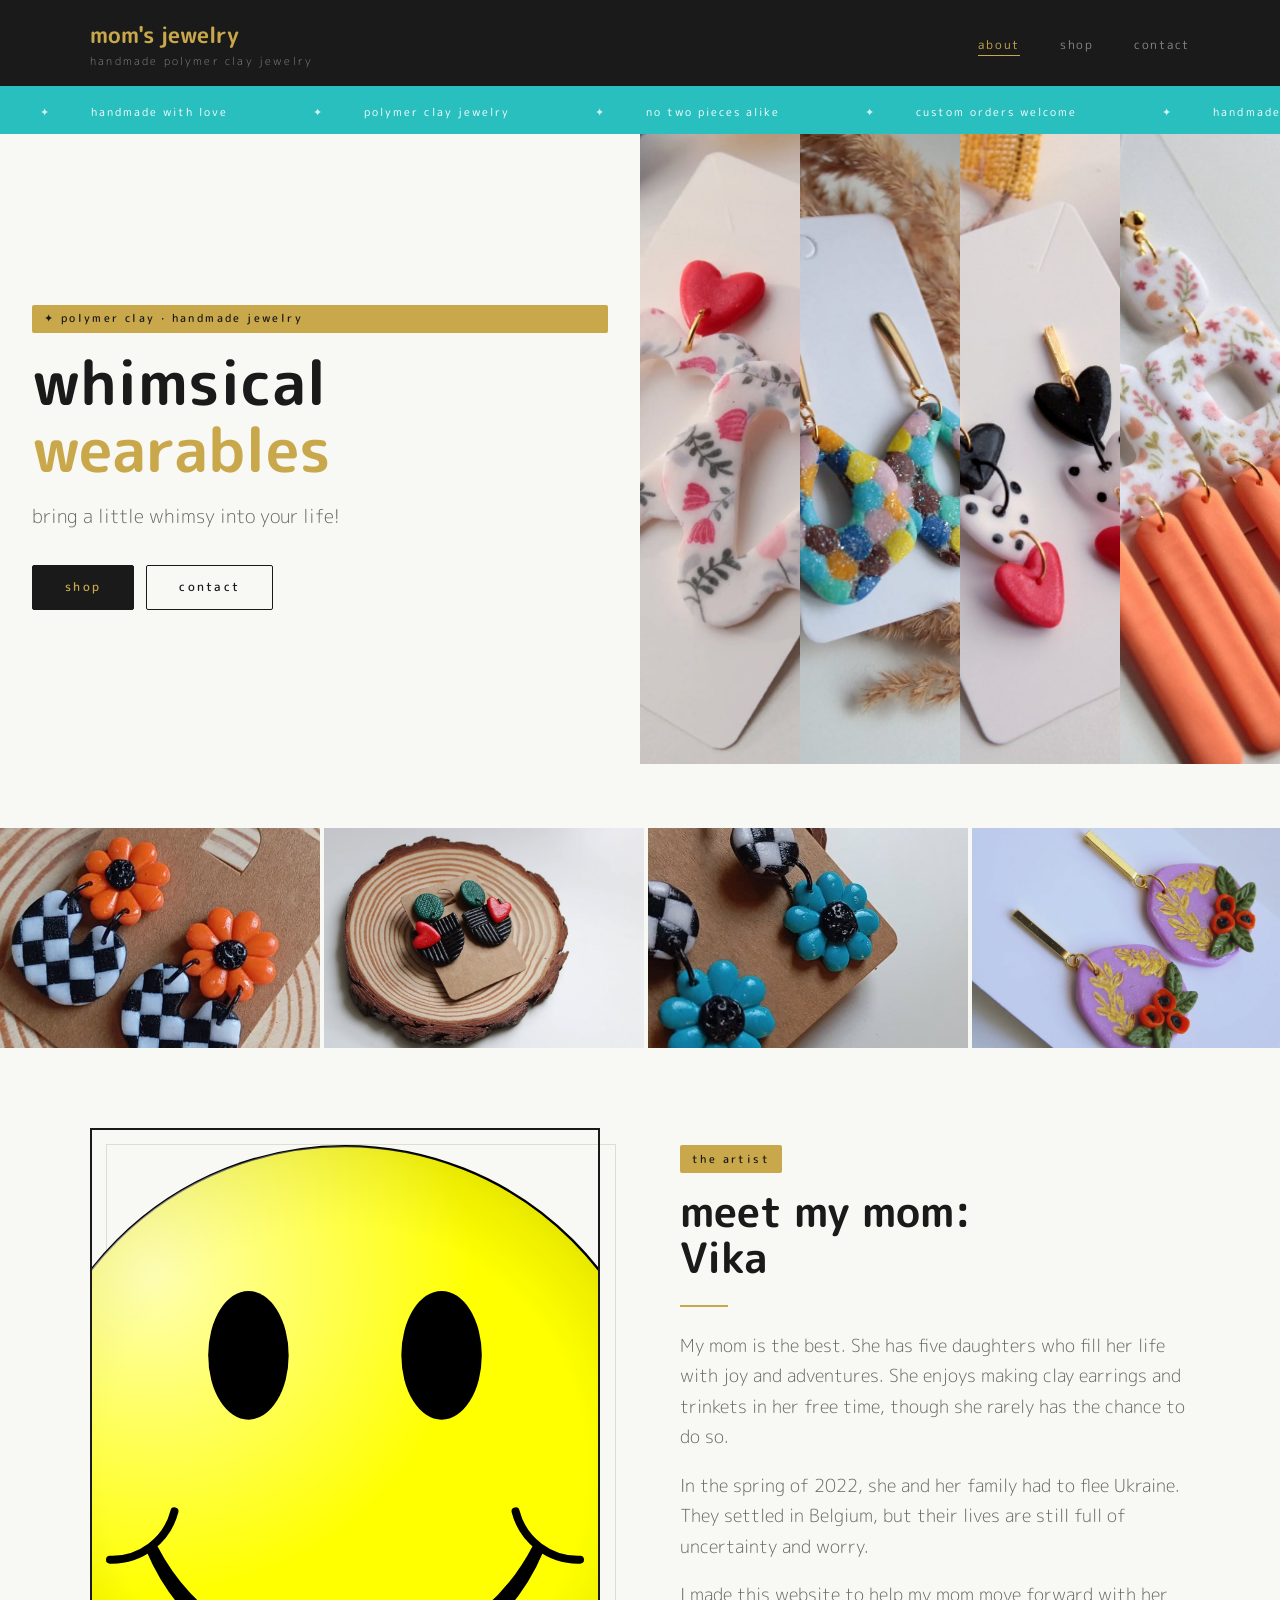
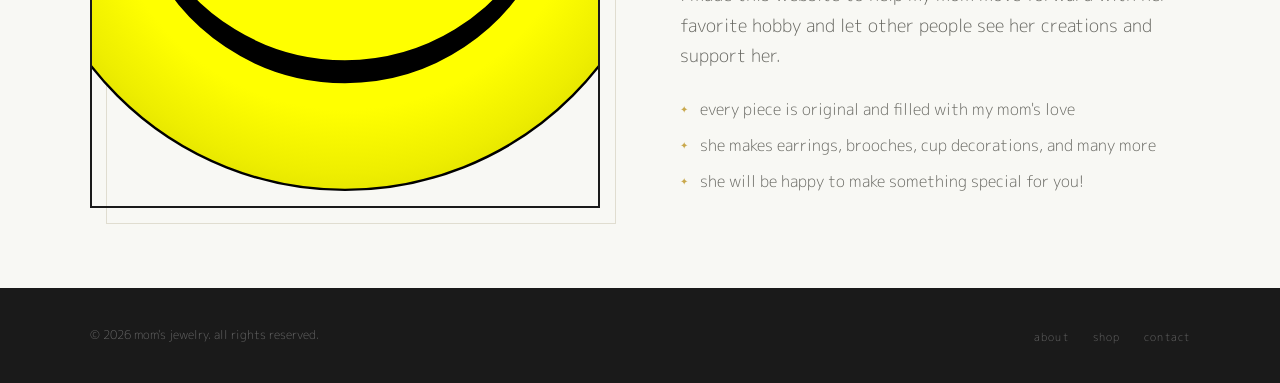
<file: index.html>
<!DOCTYPE html>
<html lang="en">
<head>
  <meta charset="UTF-8" />
  <meta name="viewport" content="width=device-width, initial-scale=1.0" />
  <title>mom's jewelry — handmade polymer jewelry</title>
  <meta name="description" content="this brings my mother great joy" />
  <link rel="stylesheet" href="css/style.css" />
</head>
<body>

  <!-- ═══════════════════════════════════════
       NAVIGATION
  ═══════════════════════════════════════ -->
  <nav>
    <div class="container nav-inner">
      <!-- ✏️ Replace with your store name -->
      <a class="nav-logo" href="index.html">
        mom's jewelry
        <span>handmade polymer clay jewelry</span>
      </a>
      <ul class="nav-links">
        <li><a href="index.html" class="active">about</a></li>
        <li><a href="shop.html">shop</a></li>
        <li><a href="contact.html">contact</a></li>
      </ul>
    </div>
  </nav>


  <!-- ═══════════════════════════════════════
       TICKER STRIP
       ✏️ Edit the text in each <span> —
           repeat the same items twice so
           the loop looks seamless.
  ═══════════════════════════════════════ -->
  <div class="ticker">
    <div class="ticker-track">
      <span>handmade with love</span>
      <span>polymer clay jewelry</span>
      <span>no two pieces alike</span>
      <span>custom orders welcome</span>
      <span>handmade with love</span>
      <span>polymer clay jewelry</span>
      <span>no two pieces alike</span>
      <span>custom orders welcome</span>
    </div>
  </div>


  <!-- ═══════════════════════════════════════
       HERO
  ═══════════════════════════════════════ -->
  <div class="hero">
    <div class="container hero-content">
      <span class="section-label">✦ polymer clay · handmade jewelry</span>

      <!-- ✏️ Customize your headline. Keep the <span> for the amber-colored word. -->
      <h1>whimsical<br><span>wearables</span></h1>

      <!-- ✏️ Your tagline -->
      <p class="hero-tagline">
        bring a little whimsy into your life!
      </p>

      <div class="btn-group">
        <a href="shop.html" class="btn btn-filled">shop</a>
        <a href="contact.html" class="btn">contact</a>
      </div>
    </div>

    <!-- Decorative stamp column — edit the text if you like -->
    <div class="hero-stamp-col">
      <div style="display: grid; grid-template-columns: 1fr 1fr 1fr 1fr; height: 100%; gap: 0px;">
        <img src="images/collage_3.jpg" style="width:100%;height:100%;object-fit:cover;" alt="" />
        <img src="images/collage_2.jpg" style="width:100%;height:100%;object-fit:cover;" alt="" />
        <img src="images/image-6.jpg" style="width:100%;height:100%;object-fit:cover;" alt="" />
        <img src="images/image-12.jpeg" style="width:100%;height:100%;object-fit:cover;" alt="" />
      </div>
    </div>
  </div>

  <!-- ═══════════════════════════════════════
       GALLERY
  ═══════════════════════════════════════ -->
<!-- SCROLLING IMAGE STRIP -->
<div style="width: 100%; overflow: hidden; margin-top: 4rem;">
  <div style="display: flex; gap: 4px; animation: scroll-strip 20s linear infinite; width: max-content;">
    <img src="images/image-1.jpg" style="height: 220px; width: 320px; object-fit: cover; flex-shrink: 0;" alt="" />
    <img src="images/image-2.jpg" style="height: 220px; width: 320px; object-fit: cover; flex-shrink: 0;" alt="" />
    <img src="images/image-3.jpg" style="height: 220px; width: 320px; object-fit: cover; flex-shrink: 0;" alt="" />
    <img src="images/image-4.jpg" style="height: 220px; width: 320px; object-fit: cover; flex-shrink: 0;" alt="" />
    <img src="images/image-5.jpg" style="height: 220px; width: 320px; object-fit: cover; flex-shrink: 0;" alt="" />
    <img src="images/image-1.jpg" style="height: 220px; width: 320px; object-fit: cover; flex-shrink: 0;" alt="" />
    <img src="images/image-2.jpg" style="height: 220px; width: 320px; object-fit: cover; flex-shrink: 0;" alt="" />
    <img src="images/image-3.jpg" style="height: 220px; width: 320px; object-fit: cover; flex-shrink: 0;" alt="" />
    <img src="images/image-4.jpg" style="height: 220px; width: 320px; object-fit: cover; flex-shrink: 0;" alt="" />
    <img src="images/image-5.jpg" style="height: 220px; width: 320px; object-fit: cover; flex-shrink: 0;" alt="" />
  </div>
</div>


  <!-- ═══════════════════════════════════════
       ABOUT / MY STORY
  ═══════════════════════════════════════ -->
  <section id="about">
    <div class="container">
      <div class="about-grid">

        <!-- LEFT: Photo -->
        <div class="about-image-wrap">
          <!--
            ✏️ Replace src with your photo.
            Put the file in /images/ and update the path.
            Recommended: portrait orientation, at least 600×800 px.
          -->
          <img
            src="images/portrait-placeholder.svg"
            alt="Vika — polymer jewelry artist"
          />
        </div>

        <!-- RIGHT: Text -->
        <div class="about-text">
          <span class="section-label">the artist</span>

          <!-- ✏️ Your name -->
          <h2>meet my mom:<br>Vika</h2>

          <div class="divider"></div>

          <!-- ✏️ Write 2–4 paragraphs about yourself -->
          <p>
            My mom is the best. She has five daughters who fill her life with joy and adventures. 
            She enjoys making clay earrings and trinkets in her free time, though she rarely has the chance to do so.
          </p>
          <p>
            In the spring of 2022, she and her family had to flee Ukraine. They settled in Belgium, 
            but their lives are still full of uncertainty and worry.

          </p>
          <p>
            I made this website to help my mom move forward with her favorite hobby 
            and let other people see her creations and support her.
          </p>

          <!-- ✏️ Edit or add/remove bullet points -->
          <ul class="values-list">
            <li>every piece is original and filled with my mom's love</li>
            <li>she makes earrings, brooches, cup decorations, and many more</li>
            <li>she will be happy to make something special for you!</li>
          </ul>
        </div>

      </div>
    </div>
  </section>


  <!-- ═══════════════════════════════════════
       FOOTER
  ═══════════════════════════════════════ -->
  <footer>
    <div class="container footer-inner">
      <!-- ✏️ Update year and store name -->
      <p class="footer-copy">© 2026 mom's jewelry. all rights reserved.</p>
      <ul class="footer-links">
        <li><a href="index.html">about</a></li>
        <li><a href="shop.html">shop</a></li>
        <li><a href="contact.html">contact</a></li>
      </ul>
    </div>
  </footer>

</body>
</html>
</file>
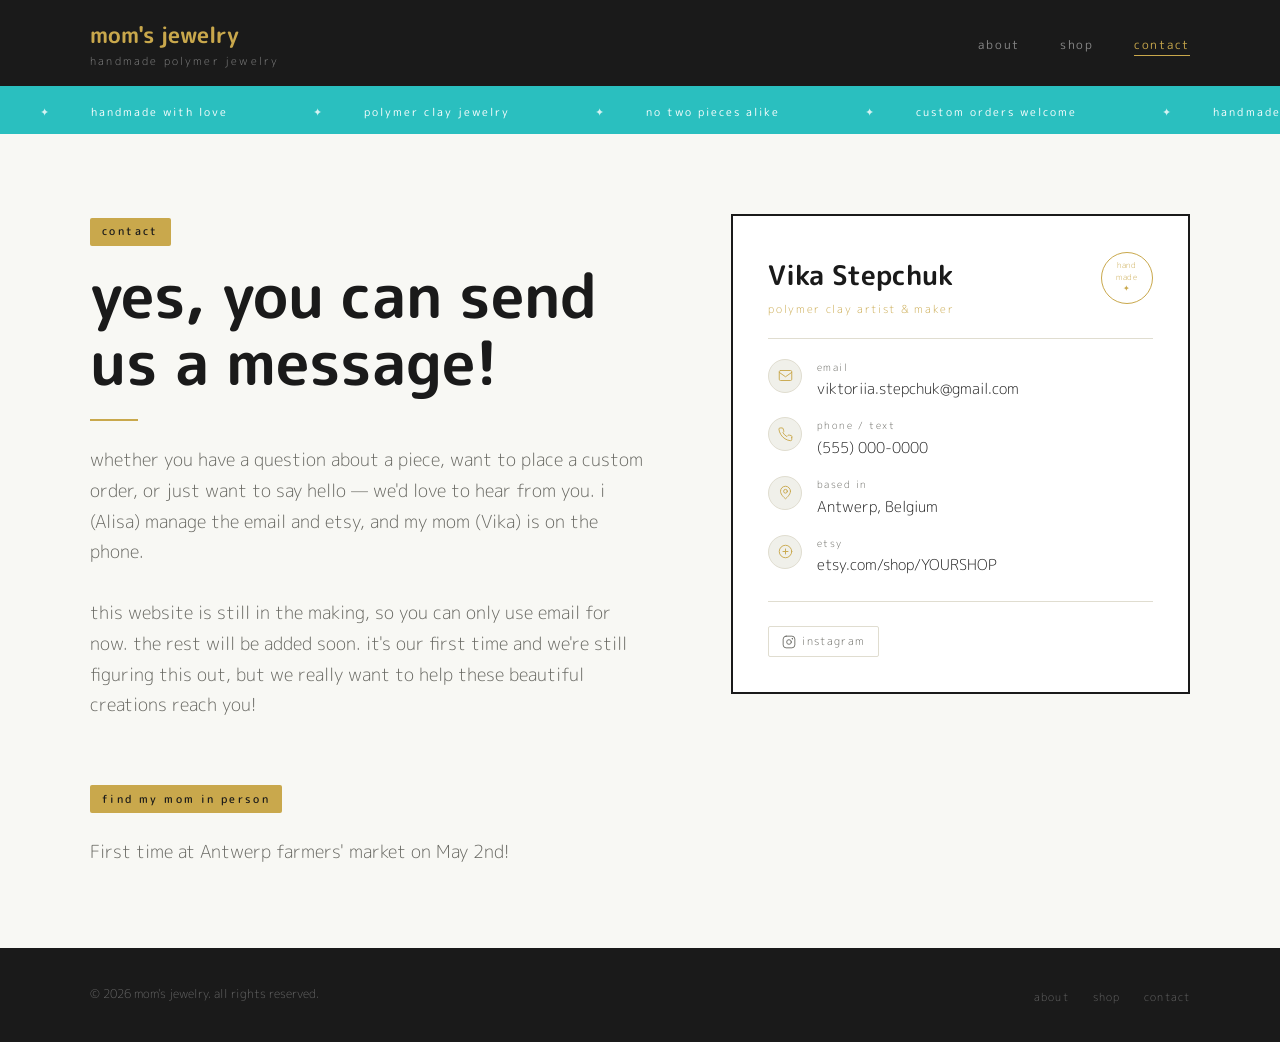
<file: contact.html>
<!DOCTYPE html>
<html lang="en">
<head>
  <meta charset="UTF-8" />
  <meta name="viewport" content="width=device-width, initial-scale=1.0" />
  <title>contact — mom's jewelry</title>
  <meta name="description" content="make my mom happy and buy her lovely crafts" />
  <link rel="stylesheet" href="css/style.css" />
</head>
<body>

  <!-- ═══════════════════════════════════════
       NAVIGATION
  ═══════════════════════════════════════ -->
  <nav>
    <div class="container nav-inner">
      <a class="nav-logo" href="index.html">
        <!-- ✏️ Your store name -->
        mom's jewelry
        <span>handmade polymer jewelry</span>
      </a>
      <ul class="nav-links">
        <li><a href="index.html">about</a></li>
        <li><a href="shop.html">shop</a></li>
        <li><a href="contact.html" class="active">contact</a></li>
      </ul>
    </div>
  </nav>

  <!-- ═══════════════════════════════════════
       TICKER STRIP
  ═══════════════════════════════════════ -->
  <div class="ticker">
    <div class="ticker-track">
      <span>handmade with love</span>
      <span>polymer clay jewelry</span>
      <span>no two pieces alike</span>
      <span>custom orders welcome</span>
      <span>handmade with love</span>
      <span>polymer clay jewelry</span>
      <span>no two pieces alike</span>
      <span>custom orders welcome</span>
    </div>
  </div>


  <!-- ═══════════════════════════════════════
       CONTACT / BUSINESS CARD
  ═══════════════════════════════════════ -->
  <section class="contact-page">
    <div class="container">
      <div class="contact-grid">

        <!-- LEFT: Intro -->
        <div class="contact-intro">
          <span class="section-label">contact</span>
          <h1>yes, you can send us a message!</h1>
          <div class="divider"></div>

          <!-- ✏️ Write a short welcoming paragraph -->
          <p>
            whether you have a question about a piece, want to place a custom order,
            or just want to say hello — we'd love to hear from you.
            i (Alisa) manage the email and etsy, and my mom (Vika) is on the phone.
          </p>

          <br />

          <!-- ✏️ Turnaround times, shipping notes, etc. -->
          <p style="color: var(--mid); ">
            this website is still in the making, so you can only use email for now. the rest will be added soon. it's our first time and we're still figuring this out, but we really want to help these beautiful creations reach you!
          </p>

          <br /><br />

          <!-- ✏️ Markets / pop-ups — delete if not applicable -->
          <span class="section-label">find my mom in person</span>
          <p style="color: var(--mid); margin-top: 0.5rem;">
            First time at Antwerp farmers' market on May 2nd!
          </p>
        </div>


        <!-- RIGHT: Business Card -->
        <div>
          <div class="contact-card">

            <div class="contact-card-header">
              <div class="contact-card-header-text">
                <!-- ✏️ Your name -->
                <p class="contact-card-name">Vika Stepchuk</p>
                <!-- ✏️ Your title -->
                <p class="contact-card-title">polymer clay artist &amp; maker</p>
              </div>
              <div class="contact-card-stamp">
                <span>hand<br>made<br>✦</span>
              </div>
            </div>

            <div class="contact-items">

              <!-- EMAIL -->
              <div class="contact-item">
                <div class="contact-icon">
                  <svg viewBox="0 0 24 24" stroke-linecap="round" stroke-linejoin="round">
                    <rect x="2" y="4" width="20" height="16" rx="2"/>
                    <path d="m2 7 10 7 10-7"/>
                  </svg>
                </div>
                <div>
                  <span class="contact-label">email</span>
                  <!-- ✏️ Your email -->
                  <p class="contact-value">
                    <a href="mailto:you@example.com">viktoriia.stepchuk@gmail.com</a>
                  </p>
                </div>
              </div>

              <!-- PHONE — delete block if not wanted -->
              <div class="contact-item">
                <div class="contact-icon">
                  <svg viewBox="0 0 24 24" stroke-linecap="round" stroke-linejoin="round">
                    <path d="M22 16.92v3a2 2 0 0 1-2.18 2 19.79 19.79 0 0 1-8.63-3.07A19.5 19.5 0 0 1 4.5 12a19.79 19.79 0 0 1-3.07-8.67A2 2 0 0 1 3.44 1.5h3a2 2 0 0 1 2 1.72c.127.96.361 1.903.7 2.81a2 2 0 0 1-.45 2.11L7.91 9a16 16 0 0 0 6.29 6.29l1.86-1.86a2 2 0 0 1 2.11-.45c.907.339 1.85.573 2.81.7A2 2 0 0 1 22 16.92z"/>
                  </svg>
                </div>
                <div>
                  <span class="contact-label">phone / text</span>
                  <!-- ✏️ Your number -->
                  <p class="contact-value">
                    <a href="tel:+15550000000">(555) 000-0000</a>
                  </p>
                </div>
              </div>

              <!-- LOCATION -->
              <div class="contact-item">
                <div class="contact-icon">
                  <svg viewBox="0 0 24 24" stroke-linecap="round" stroke-linejoin="round">
                    <path d="M20 10c0 6-8 12-8 12S4 16 4 10a8 8 0 1 1 16 0z"/>
                    <circle cx="12" cy="10" r="3"/>
                  </svg>
                </div>
                <div>
                  <span class="contact-label">based in</span>
                  <!-- ✏️ Your city -->
                  <p class="contact-value">Antwerp, Belgium</p>
                </div>
              </div>

              <!-- ETSY — delete if not applicable -->
              <div class="contact-item">
                <div class="contact-icon">
                  <svg viewBox="0 0 24 24" stroke-linecap="round" stroke-linejoin="round">
                    <circle cx="12" cy="12" r="10"/>
                    <path d="M8 12h8M12 8v8"/>
                  </svg>
                </div>
                <div>
                  <span class="contact-label">etsy</span>
                  <!-- ✏️ Your Etsy URL -->
                  <p class="contact-value">
                    <a href="https://etsy.com/shop/YOURSHOP" target="_blank" rel="noopener">
                      etsy.com/shop/YOURSHOP
                    </a>
                  </p>
                </div>
              </div>

            </div><!-- /.contact-items -->

            <!-- SOCIAL LINKS -->
            <div class="social-row">

              <!-- ✏️ Your Instagram — delete if not applicable -->
              <a class="social-link" href="https://www.instagram.com/mypolymerjewels" target="_blank" rel="noopener">
                <svg width="14" height="14" viewBox="0 0 24 24" fill="none" stroke="currentColor" stroke-width="1.5" stroke-linecap="round" stroke-linejoin="round">
                  <rect x="2" y="2" width="20" height="20" rx="5" ry="5"/>
                  <circle cx="12" cy="12" r="4"/>
                  <circle cx="17.5" cy="6.5" r="0.5" fill="currentColor"/>
                </svg>
                instagram
              </a>

            </div><!-- /.social-row -->

          </div><!-- /.contact-card -->
        </div>

      </div><!-- /.contact-grid -->
    </div><!-- /.container -->
  </section>


  <!-- ═══════════════════════════════════════
       FOOTER
  ═══════════════════════════════════════ -->
  <footer>
    <div class="container footer-inner">
      <p class="footer-copy">© 2026 mom's jewelry. all rights reserved.</p>
      <ul class="footer-links">
        <li><a href="index.html">about</a></li>
        <li><a href="shop.html">shop</a></li>
        <li><a href="contact.html">contact</a></li>
      </ul>
    </div>
  </footer>

</body>
</html>
</file>
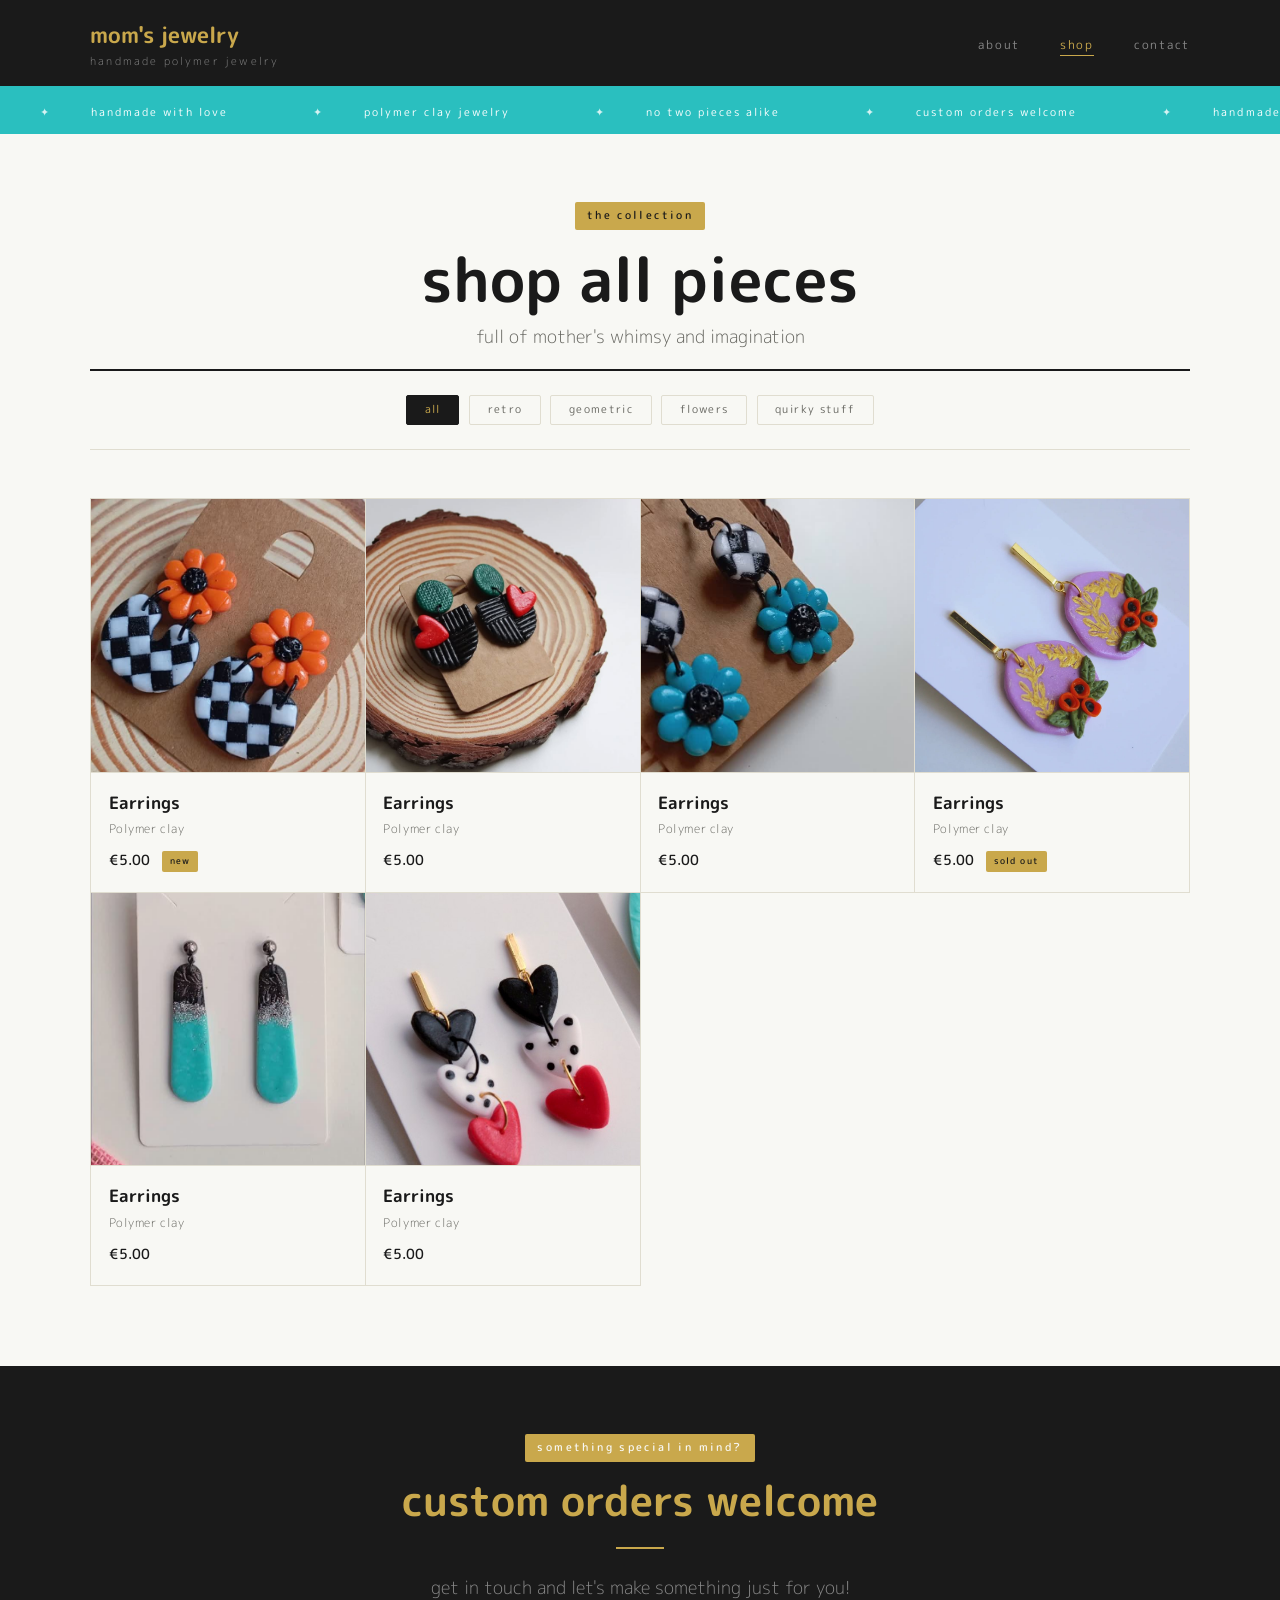
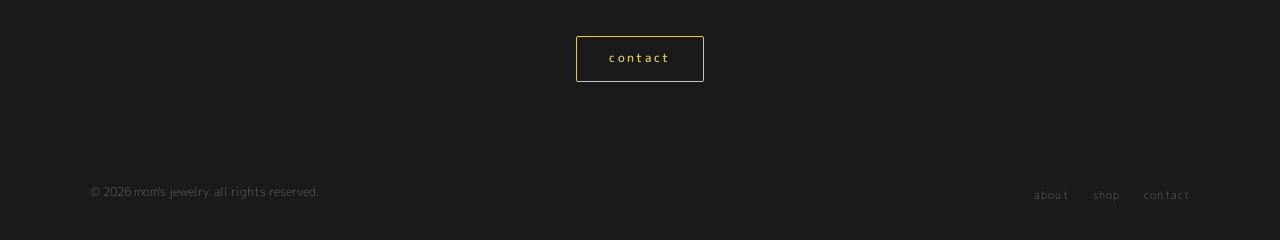
<file: shop.html>
<!DOCTYPE html>
<html lang="en">
<head>
  <meta charset="UTF-8" />
  <meta name="viewport" content="width=device-width, initial-scale=1.0" />
  <title>Shop — mom's jewelry</title>
  <meta name="description" content="browse handmade polymer clay jewelry" />
  <link rel="stylesheet" href="css/style.css" />
</head>
<body>

  <!-- ═══════════════════════════════════════
       NAVIGATION
  ═══════════════════════════════════════ -->
  <nav>
    <div class="container nav-inner">
      <a class="nav-logo" href="index.html">
        <!-- ✏️ Your store name -->
        mom's jewelry
        <span>handmade polymer jewelry</span>
      </a>
      <ul class="nav-links">
        <li><a href="index.html">about</a></li>
        <li><a href="shop.html" class="active">shop</a></li>
        <li><a href="contact.html">contact</a></li>
      </ul>
    </div>
  </nav>

  <!-- ═══════════════════════════════════════
       TICKER STRIP
  ═══════════════════════════════════════ -->
  <div class="ticker">
    <div class="ticker-track">
      <span>handmade with love</span>
      <span>polymer clay jewelry</span>
      <span>no two pieces alike</span>
      <span>custom orders welcome</span>
      <span>handmade with love</span>
      <span>polymer clay jewelry</span>
      <span>no two pieces alike</span>
      <span>custom orders welcome</span>
    </div>
  </div>


  <!-- ═══════════════════════════════════════
       SHOP HEADER
  ═══════════════════════════════════════ -->
  <div class="shop-header container">
    <span class="section-label">the collection</span>
    <h1>shop all pieces</h1>
    <!-- ✏️ Optional short line -->
    <p>full of mother's whimsy and imagination</p>
  </div>


  <!-- ═══════════════════════════════════════
       FILTER BAR
       ✏️ Edit category names to match your
           product types. Delete this block
           if you don't want filters.
  ═══════════════════════════════════════ -->
  <div class="container">
    <div class="filter-bar">
      <button class="filter-btn active">all</button>
      <button class="filter-btn">retro</button>
      <button class="filter-btn">geometric</button>
      <button class="filter-btn">flowers</button>
      <button class="filter-btn">quirky stuff</button>
      <!-- ✏️ Add or remove buttons as needed -->
    </div>
  </div>


  <!-- ═══════════════════════════════════════
       PRODUCT GRID
       ✏️ Duplicate an <article> block for
           each product. Fill in name,
           material, price, and image path.
  ═══════════════════════════════════════ -->
  <div class="container" style="padding-bottom: 5rem;">
    <div class="product-grid">


      <!-- ── PRODUCT CARD — copy this block for each new item ── -->

      <!-- PRODUCT 1 -->
      <article class="product-card">
        <div class="product-img">
          <!--
            ✏️ Replace src with your product photo.
            Put images in /images/ folder.
            Square images work best (at least 600×600 px).
          -->
          <img src="images/image-1.jpg" alt="image-1" />
        </div>
        <div class="product-info">
          <p class="product-name">Earrings</p>
          <p class="product-material">Polymer clay</p>
          <p class="product-price">
            €5.00
            <!-- ✏️ Optional badge. Delete <span> if not needed. -->
            <span class="product-badge">new</span>
          </p>
        </div>
      </article>


      <!-- PRODUCT 2 -->
      <article class="product-card">
        <div class="product-img">
          <img src="images/image-2.jpg" alt="image-1" />
        </div>
        <div class="product-info">
          <p class="product-name">Earrings</p>
          <p class="product-material">Polymer clay</p>
          <p class="product-price">€5.00</p>
        </div>
      </article>


      <!-- PRODUCT 3 -->
      <article class="product-card">
        <div class="product-img">
          <img src="images/image-3.jpg" alt="image-1" />
        </div>
        <div class="product-info">
          <p class="product-name">Earrings</p>
          <p class="product-material">Polymer clay</p>
          <p class="product-price">€5.00</p>
        </div>
      </article>


      <!-- PRODUCT 4 -->
      <article class="product-card">
        <div class="product-img">
          <img src="images/image-4.jpg" alt="image-1" />
        </div>
        <div class="product-info">
          <p class="product-name">Earrings</p>
          <p class="product-material">Polymer clay</p>
          <p class="product-price">
            €5.00
            <span class="product-badge">sold out</span>
          </p>
        </div>
      </article>


      <!-- PRODUCT 5 -->
      <article class="product-card">
        <div class="product-img">
          <img src="images/image-5.jpg" alt="image-1" />
        </div>
        <div class="product-info">
          <p class="product-name">Earrings</p>
          <p class="product-material">Polymer clay</p>
          <p class="product-price">€5.00</p>
        </div>
      </article>


      <!-- PRODUCT 6 -->
      <article class="product-card">
        <div class="product-img">
          <img src="images/image-6.jpg" alt="image" />
        </div>
        <div class="product-info">
          <p class="product-name">Earrings</p>
          <p class="product-material">Polymer clay</p>
          <p class="product-price">€5.00</p>
        </div>
      </article>


      <!--
        ✏️ Keep adding <article class="product-card"> blocks here.
           Copy any card above and fill in your details.
      -->


    </div>
  </div>


  <!-- ═══════════════════════════════════════
       CUSTOM ORDERS CALLOUT
       ✏️ Edit or delete if you don't
           accept custom orders.
  ═══════════════════════════════════════ -->
  <div class="callout">
    <div class="container">
      <span class="section-label" style="background: var(--amber); color: var(--parchment);">something special in mind?</span>
      <h2>custom orders welcome</h2>
      <div class="divider"></div>
      <!-- ✏️ Describe your custom order policy -->
      <p>
        get in touch and let's make something just for you!
      </p>
      <a href="contact.html" class="btn" style="border-color: var(--amber-light); color: var(--amber-light);">contact</a>
    </div>
  </div>


  <!-- ═══════════════════════════════════════
       FOOTER
  ═══════════════════════════════════════ -->
  <footer>
    <div class="container footer-inner">
      <p class="footer-copy">© 2026 mom's jewelry. all rights reserved.</p>
      <ul class="footer-links">
        <li><a href="index.html">about</a></li>
        <li><a href="shop.html">shop</a></li>
        <li><a href="contact.html">contact</a></li>
      </ul>
    </div>
  </footer>


  <!-- Filter button toggle script -->
  <script>
    document.querySelectorAll('.filter-btn').forEach(btn => {
      btn.addEventListener('click', () => {
        document.querySelectorAll('.filter-btn').forEach(b => b.classList.remove('active'));
        btn.classList.add('active');
      });
    });
  </script>

</body>
</html>
</file>
<file: css/style.css>
/* ============================================================
   MOM'S JEWELRY — Stylesheet (Black + Gold + Teal)
   ============================================================ */

@import url('https://fonts.googleapis.com/css2?family=M+PLUS+Rounded+1c:wght@300;400;700&display=swap');

:root {
  --parchment:  #f8f8f4;
  --warm-white: #ffffff;
  --ink:        #1a1a1a;
  --amber:      #c9a84c;
  --amber-light:#e0c870;
  --mid:        #666660;
  --light-line: #e0ddd0;
  --surface:    #f0f0ea;
  --teal:       #2abfbf;
  --font-display: 'M PLUS Rounded 1c', sans-serif;
  --font-body:    'M PLUS Rounded 1c', sans-serif;
  --max-width: 1100px;
  --radius:    2px;
  --transition: 0.3s ease;
}

*, *::before, *::after { box-sizing: border-box; margin: 0; padding: 0; }
html { scroll-behavior: smooth; }

body {
  background-color: var(--parchment);
  color: var(--ink);
  font-family: var(--font-body);
  font-weight: 300;
  font-size: 18px;
  line-height: 1.7;
}

img { display: block; max-width: 100%; height: auto; }
a { color: inherit; text-decoration: none; transition: color var(--transition); }

h1, h2, h3, h4 { font-family: var(--font-display); font-weight: 700; font-style: normal; line-height: 1.1; }
h1 { font-size: clamp(2.2rem, 5.5vw, 3.8rem); }
h2 { font-size: clamp(1.7rem, 3.5vw, 2.6rem); }
h3 { font-size: 1.3rem; }
p { max-width: 65ch; }

.container { width: 90%; max-width: var(--max-width); margin-inline: auto; }
section { padding: 5rem 0; }

.section-label {
  display: inline-block;
  font-family: var(--font-body);
  font-size: 0.68rem;
  font-weight: 500;
  letter-spacing: 0.22em;
  text-transform: lowercase;
  background: var(--amber);
  color: var(--ink);
  padding: 0.3rem 0.75rem;
  border-radius: var(--radius);
  margin-bottom: 1rem;
}

nav {
  position: sticky;
  top: 0;
  z-index: 100;
  background: var(--ink);
}

.nav-inner { display: flex; align-items: center; justify-content: space-between; padding: 1rem 0; }

.nav-logo { font-family: var(--font-display); font-size: 1.4rem; font-weight: 700; color: var(--amber); }

.nav-logo span {
  font-family: var(--font-body);
  font-weight: 300;
  font-size: 0.68rem;
  display: block;
  letter-spacing: 0.2em;
  text-transform: lowercase;
  color: #888;
  margin-top: -0.15rem;
}

.nav-links { display: flex; gap: 2.5rem; list-style: none; }

.nav-links a {
  font-size: 0.72rem;
  font-weight: 400;
  letter-spacing: 0.15em;
  text-transform: lowercase;
  color: #888;
  padding-bottom: 2px;
  border-bottom: 1px solid transparent;
  transition: color var(--transition), border-color var(--transition);
}

.nav-links a:hover, .nav-links a.active { color: var(--amber); border-color: var(--amber); }

.ticker { background: var(--teal); overflow: hidden; white-space: nowrap; padding: 0.55rem 0; }
.ticker-track { display: inline-block; animation: ticker 28s linear infinite; }

.ticker-track span {
  font-size: 0.7rem;
  font-weight: 400;
  letter-spacing: 0.18em;
  text-transform: lowercase;
  color: #fff;
  padding: 0 2.5rem;
}

.ticker-track span::before { content: '✦'; margin-right: 2.5rem; opacity: 0.8; }

@keyframes ticker {
  0%   { transform: translateX(0); }
  100% { transform: translateX(-50%); }
}

.hero { display: grid; grid-template-columns: 1fr 1fr; align-items: stretch; height: 70vh; overflow: hidden; }
.hero-stamp-col { overflow: hidden; height: 100%; }
.hero-content { padding: 5rem 0 4rem; display: flex; flex-direction: column; justify-content: center; }
.hero h1 { margin-bottom: 1.1rem; color: var(--ink); }
.hero h1 span { font-style: normal; color: var(--amber); }
.hero-tagline { font-size: 1.2rem; color: var(--mid); margin-bottom: 2rem; max-width: 42ch; }

.btn {
  display: inline-block;
  padding: 0.75rem 2rem;
  font-family: var(--font-body);
  font-size: 0.72rem;
  font-weight: 500;
  letter-spacing: 0.2em;
  text-transform: lowercase;
  border: 1.5px solid var(--ink);
  color: var(--ink);
  background: transparent;
  cursor: pointer;
  border-radius: var(--radius);
  transition: background var(--transition), color var(--transition);
}

.btn:hover { background: var(--ink); color: var(--amber); }
.btn-filled { background: var(--ink); color: var(--amber); border-color: var(--ink); }
.btn-filled:hover { background: var(--amber); border-color: var(--amber); color: var(--ink); }
.btn-group { display: flex; gap: 0.75rem; flex-wrap: wrap; }

.divider { width: 48px; height: 2px; background: var(--amber); margin: 1.5rem 0; }

.about-grid { display: grid; grid-template-columns: 1fr 1fr; gap: 5rem; align-items: center; }

.about-image-wrap { position: relative; }
.about-image-wrap img { width: 100%; aspect-ratio: 3 / 4; object-fit: cover; border: 2px solid var(--ink); }
.about-image-wrap::after {
  content: '';
  position: absolute;
  top: 1rem; left: 1rem; right: -1rem; bottom: -1rem;
  border: 1px solid var(--light-line);
  z-index: -1;
}

.about-text h2 { margin-bottom: 0.5rem; }
.about-text p { color: var(--mid); margin-bottom: 1.1rem; }

.values-list { list-style: none; margin-top: 1.5rem; display: flex; flex-direction: column; gap: 0.55rem; }
.values-list li { display: flex; align-items: flex-start; gap: 0.75rem; font-size: 1rem; color: var(--mid); }
.values-list li::before { content: '✦'; color: var(--amber); flex-shrink: 0; font-size: 0.65rem; margin-top: 0.3rem; }

.shop-header { text-align: center; padding: 4rem 0 1rem; border-bottom: 2px solid var(--ink); }
.shop-header h1 { margin-bottom: 0.6rem; }
.shop-header p { margin-inline: auto; color: var(--mid); }

.filter-bar { display: flex; justify-content: center; gap: 0.6rem; flex-wrap: wrap; padding: 1.5rem 0; border-bottom: 1px solid var(--light-line); margin-bottom: 3rem; }

.filter-btn {
  background: none;
  border: 1.5px solid var(--light-line);
  padding: 0.35rem 1.1rem;
  font-family: var(--font-body);
  font-size: 0.7rem;
  letter-spacing: 0.12em;
  text-transform: lowercase;
  color: var(--mid);
  cursor: pointer;
  border-radius: var(--radius);
  transition: all var(--transition);
}

.filter-btn:hover, .filter-btn.active { background: var(--ink); border-color: var(--ink); color: var(--amber); }

.product-grid {
  display: grid;
  grid-template-columns: repeat(auto-fill, minmax(250px, 1fr));
  gap: 0;
  border-top: 1px solid var(--light-line);
  border-left: 1px solid var(--light-line);
}

.product-card { cursor: pointer; border-right: 1px solid var(--light-line); border-bottom: 1px solid var(--light-line); transition: background var(--transition); }
.product-card:hover { background: var(--warm-white); }
.product-card:hover .product-img img { transform: scale(1.04); }

.product-img { overflow: hidden; background: var(--surface); aspect-ratio: 1; border-bottom: 1px solid var(--light-line); }
.product-img img { width: 100%; height: 100%; object-fit: cover; transition: transform 0.5s ease; }

.product-info { padding: 1rem 1.1rem 1.2rem; }
.product-name { font-family: var(--font-display); font-size: 1.05rem; font-weight: 700; margin-bottom: 0.2rem; }
.product-material { font-size: 0.72rem; color: var(--mid); letter-spacing: 0.05em; margin-bottom: 0.5rem; }
.product-price { font-size: 0.9rem; font-weight: 500; color: var(--ink); }

.product-badge {
  display: inline-block;
  font-size: 0.58rem;
  letter-spacing: 0.12em;
  text-transform: lowercase;
  background: var(--amber);
  color: var(--ink);
  padding: 0.15rem 0.5rem;
  border-radius: var(--radius);
  margin-left: 0.5rem;
  vertical-align: middle;
}

.callout { background: var(--ink); color: var(--parchment); text-align: center; padding: 4rem 0; }
.callout h2 { color: var(--amber); margin-bottom: 0.5rem; }
.callout .divider { background: var(--amber); margin-inline: auto; }
.callout p { color: #888; margin: 0 auto 2rem; }

.contact-page { min-height: 80vh; display: flex; align-items: center; padding: 5rem 0; }
.contact-grid { display: grid; grid-template-columns: 1.1fr 0.9fr; gap: 5rem; align-items: start; }
.contact-intro h1 { margin-bottom: 0.5rem; }
.contact-intro p { color: var(--mid); }

.contact-card { background: var(--warm-white); border: 2px solid var(--ink); padding: 2.2rem; }
.contact-card-header { border-bottom: 1px solid var(--light-line); padding-bottom: 1.2rem; margin-bottom: 1.2rem; display: flex; align-items: flex-start; justify-content: space-between; }
.contact-card-name { font-family: var(--font-display); font-size: 1.7rem; font-weight: 700; }
.contact-card-title { font-size: 0.7rem; letter-spacing: 0.15em; text-transform: lowercase; color: var(--amber); margin-top: 0.15rem; }

.contact-card-stamp { width: 52px; height: 52px; border: 1.5px solid var(--amber); border-radius: 50%; display: flex; align-items: center; justify-content: center; flex-shrink: 0; }
.contact-card-stamp span { font-size: 0.48rem; letter-spacing: 0.1em; color: var(--amber); text-align: center; line-height: 1.5; max-width: 36px; }

.contact-items { display: flex; flex-direction: column; gap: 1rem; }
.contact-item { display: flex; gap: 0.9rem; align-items: flex-start; }

.contact-icon { width: 34px; height: 34px; background: var(--surface); border: 1px solid var(--light-line); border-radius: 50%; display: flex; align-items: center; justify-content: center; flex-shrink: 0; }
.contact-icon svg { width: 15px; height: 15px; stroke: var(--amber); fill: none; stroke-width: 1.5; }

.contact-label { font-size: 0.65rem; letter-spacing: 0.15em; text-transform: lowercase; color: var(--mid); display: block; }
.contact-value { font-size: 0.92rem; color: var(--ink); }
.contact-value a:hover { color: var(--amber); }

.social-row { display: flex; gap: 0.75rem; flex-wrap: wrap; margin-top: 1.5rem; padding-top: 1.5rem; border-top: 1px solid var(--light-line); }
.social-link { display: inline-flex; align-items: center; gap: 0.4rem; font-size: 0.7rem; letter-spacing: 0.12em; text-transform: lowercase; color: var(--mid); border: 1px solid var(--light-line); padding: 0.3rem 0.8rem; border-radius: var(--radius); transition: all var(--transition); }
.social-link:hover { border-color: var(--amber); color: var(--amber); }

footer { background: var(--ink); padding: 2rem 0; }
.footer-inner { display: flex; align-items: center; justify-content: space-between; gap: 1rem; flex-wrap: wrap; }
.footer-copy { font-size: 0.72rem; color: #666; }
.footer-links { display: flex; gap: 1.5rem; list-style: none; }
.footer-links a { font-size: 0.7rem; letter-spacing: 0.1em; text-transform: lowercase; color: #666; }
.footer-links a:hover { color: var(--amber); }

@keyframes scroll-strip {
  0%   { transform: translateX(0); }
  100% { transform: translateX(-50%); }
}

@media (max-width: 768px) {
  .hero { grid-template-columns: 1fr; }
  .hero-stamp-col { display: none; }
  .about-grid, .contact-grid { grid-template-columns: 1fr; gap: 2.5rem; }
  .about-image-wrap::after { display: none; }
  .nav-links { gap: 1.5rem; }
  section { padding: 3rem 0; }
  .product-grid { grid-template-columns: repeat(auto-fill, minmax(160px, 1fr)); }
}

@media (max-width: 500px) {
  .nav-links { gap: 1rem; }
  .nav-links a { font-size: 0.65rem; }
}
</file>
